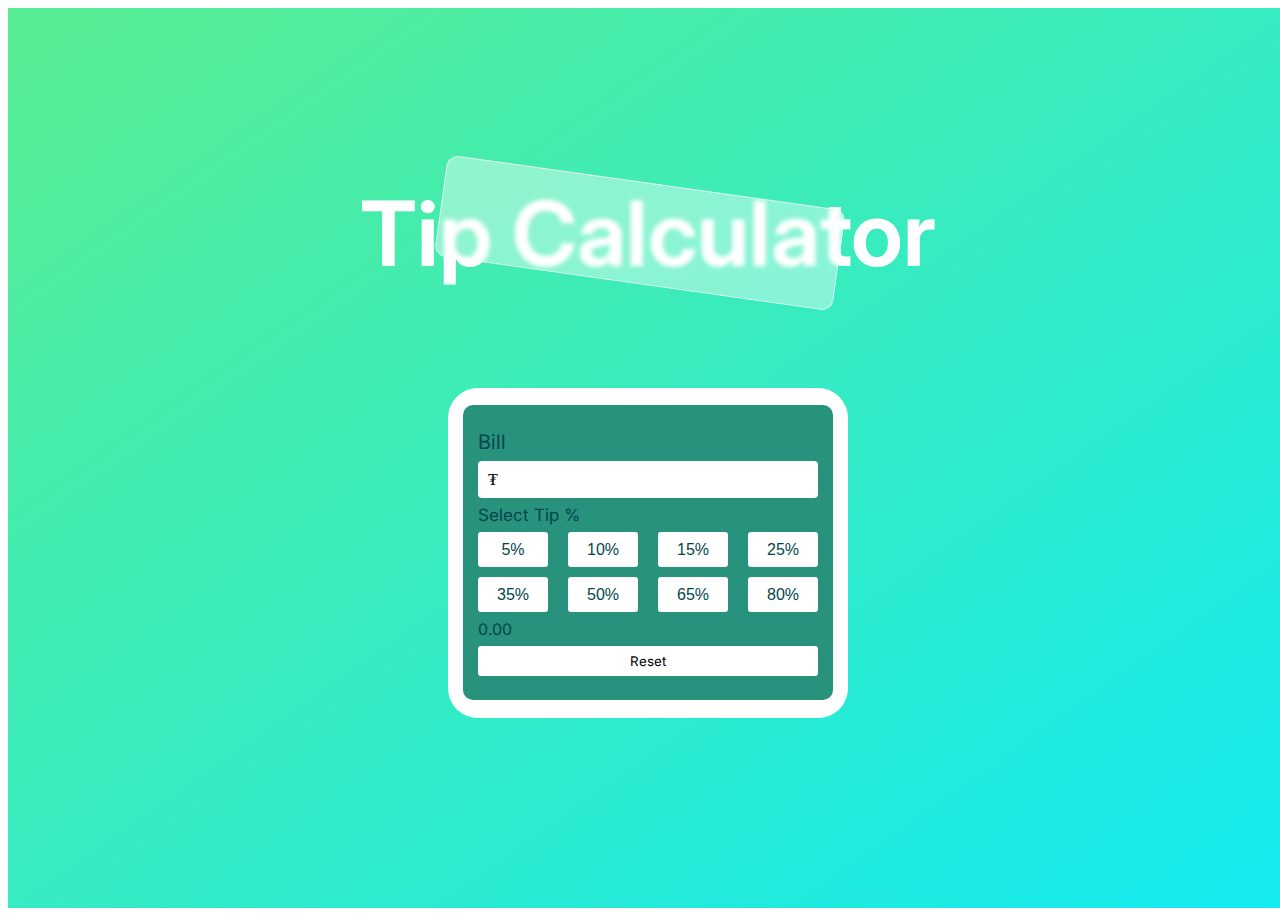
<file: index.html>
<!DOCTYPE html>
<html lang="en">
  <head>
    <meta charset="UTF-8" />
    <meta name="viewport" content="width=device-width, initial-scale=1.0" />
    <title>Document</title>
    <link rel="stylesheet" href="./style.css" />
    <link rel="preconnect" href="https://fonts.googleapis.com" />
    <link rel="preconnect" href="https://fonts.gstatic.com" crossorigin />
    <link
      href="https://fonts.googleapis.com/css2?family=Bebas+Neue&family=Hanuman:wght@100..900&family=Inter:ital,opsz,wght@0,14..32,100..900;1,14..32,100..900&family=Montserrat:ital,wght@0,100..900;1,100..900&family=Poppins:ital,wght@0,100;0,200;0,300;0,400;0,500;0,600;0,700;0,800;0,900;1,100;1,200;1,300;1,400;1,500;1,600;1,700;1,800;1,900&display=swap"
      rel="stylesheet"
    />
  </head>
  <body>
    <div id="background">
      <div id="first">
        <div id="text">Tip Calculator</div>
        <div id="tape"></div>
      </div>
      <div id="second">
        <div id="green">
          <div id="container">
            <div id="bill">Bill</div>
            <div id="combined">
              <input type="number" id="input1" />
              <div id="amount">₮</div>
            </div>
            <div id="select">Select Tip %</div>
            <div id="options">
              <div id="options1">
                <button id="one" onclick="calculateTip(5)">5%</button>
                <button id="two" onclick="calculateTip(10)">10%</button>
                <button id="three" onclick="calculateTip(15)">15%</button>
                <button id="four" onclick="calculateTip(25)">25%</button>
              </div>
              <div id="options2">
                <button id="one1" onclick="calculateTip(35)">35%</button>
                <button id="two1" onclick="calculateTip(50)">50%</button>
                <button id="three1" onclick="calculateTip(65)">65%</button>
                <button id="four1" onclick="calculateTip(80)">80%</button>
              </div>
            </div>
            <div id="result">0.00</div>
            <button id="reset" onclick="reset()">Reset</button>
          </div>
        </div>
      </div>
    </div>

    <script src="./index.js"></script>
  </body>
</html>
</file>
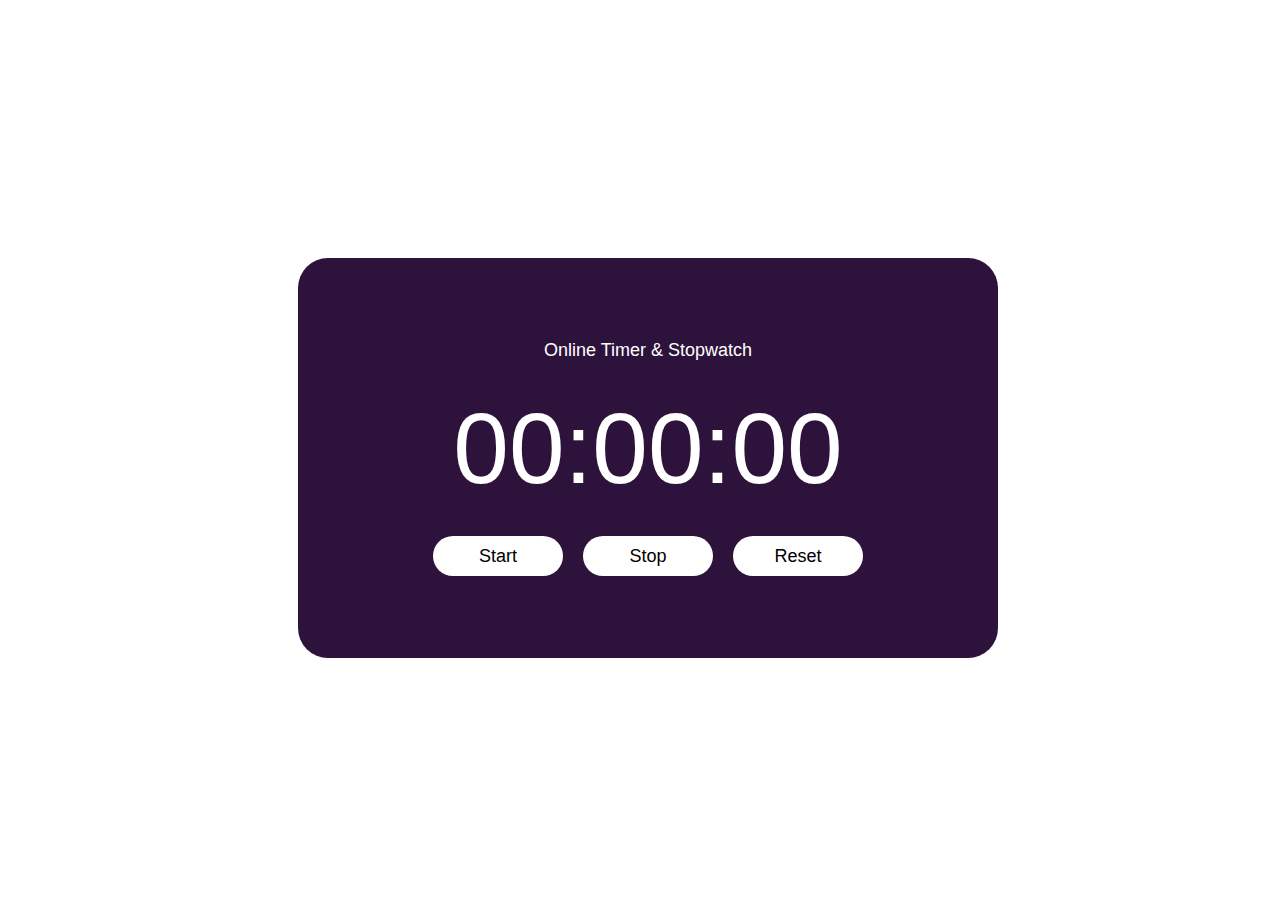
<file: index1.html>
<!DOCTYPE html>
<html lang="en">
  <head>
    <meta charset="UTF-8" />
    <meta name="viewport" content="width=device-width, initial-scale=1.0" />
    <title>Document</title>
    <link rel="stylesheet" href="./style1.css" />
  </head>
  <body>
    <div id="container">
      <div id="text" class="words">Online Timer & Stopwatch</div>
      <div id="timer" class="words">00:00:00</div>
      <div id="buttons">
        <button id="start" class="words1" onclick="start()">Start</button>
        <button id="stop" class="words1" onclick="stop()">Stop</button>
        <button id="reset" class="words1" onclick="reset()">Reset</button>
      </div>
    </div>

    <script src="./index1.js"></script>
  </body>
</html>
</file>
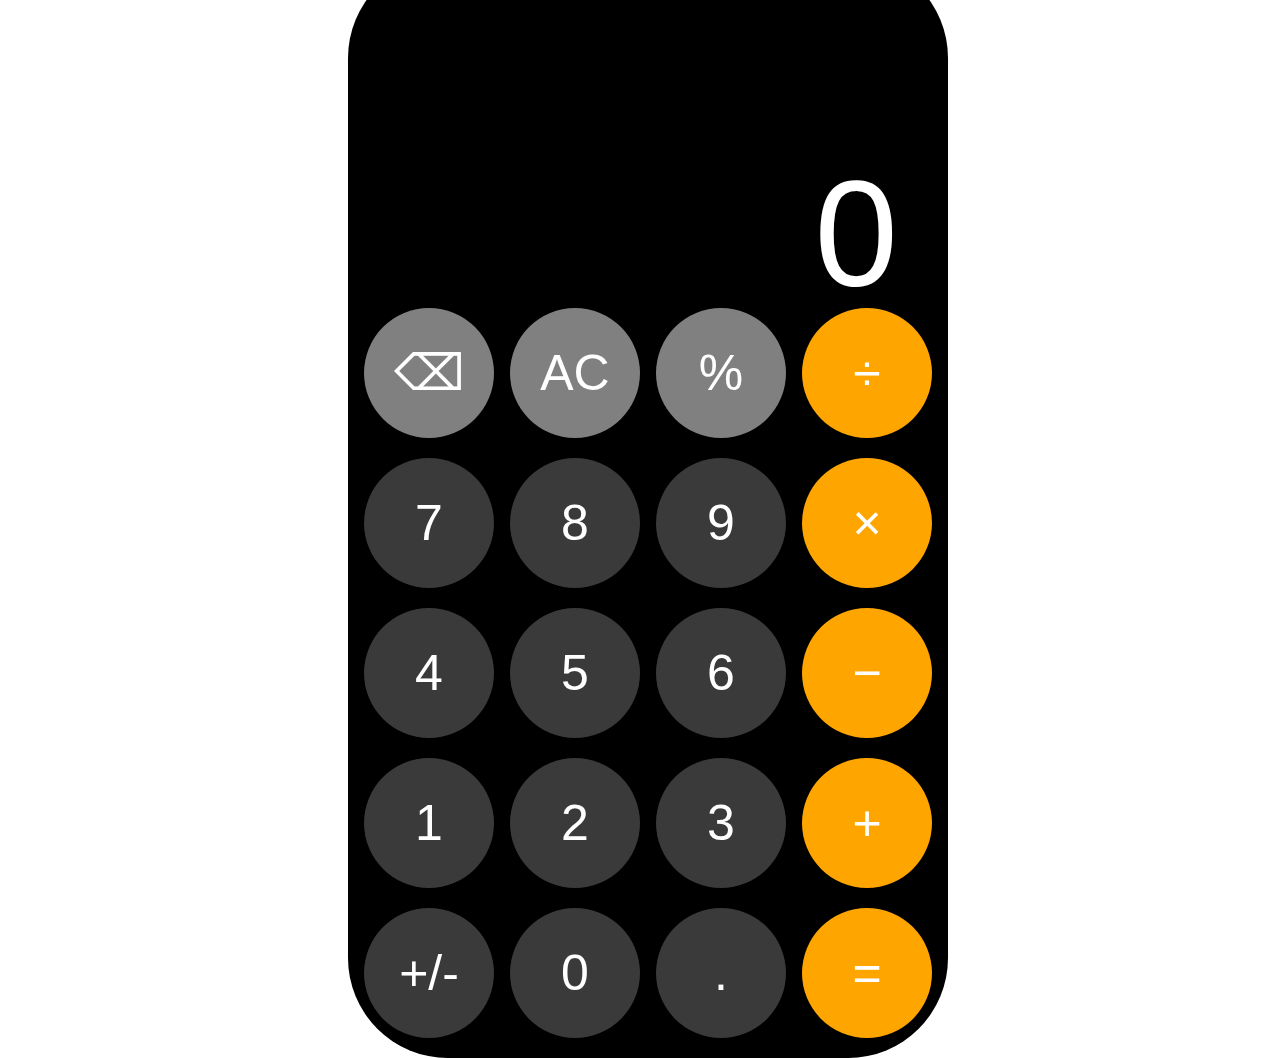
<file: index2.html>
<!DOCTYPE html>
<html lang="en">
  <head>
    <meta charset="UTF-8" />
    <meta name="viewport" content="width=device-width, initial-scale=1.0" />
    <title>Document</title>
    <link rel="stylesheet" href="./style2.css" />
  </head>

  <body>
    <div id="container">
      <div id="container1">
        <div id="numbers">
          <div id="input"></div>
          <div id="result">0</div>
        </div>
        <div id="buttons">
          <div id="first">
            <button id="first-one" class="one">
              <div id="remove" onclick="removeLast()">⌫</div>
            </button>
            <button id="first-two" class="one" onclick="clearDisplay()">
              AC
            </button>
            <button id="first-three" class="one" onclick="appendToDisplay('%')">
              %
            </button>
            <button id="first-four" class="one" onclick="appendToDisplay('÷')">
              ÷
            </button>
          </div>
          <div id="second">
            <button id="second-one" class="one" onclick="appendToDisplay('7')">
              7
            </button>
            <button id="second-two" class="one" onclick="appendToDisplay('8')">
              8
            </button>
            <button
              id="second-three"
              class="one"
              onclick="appendToDisplay('9')"
            >
              9
            </button>
            <button id="second-four" class="one" onclick="appendToDisplay('×')">
              ×
            </button>
          </div>
          <div id="third">
            <button id="third-one" class="one" onclick="appendToDisplay('4')">
              4
            </button>
            <button id="third-two" class="one" onclick="appendToDisplay('5')">
              5
            </button>
            <button id="third-three" class="one" onclick="appendToDisplay('6')">
              6
            </button>
            <button id="third-four" class="one" onclick="appendToDisplay('−')">
              −
            </button>
          </div>
          <div id="fourth">
            <button id="fourth-one" class="one" onclick="appendToDisplay('1')">
              1
            </button>
            <button id="fourth-two" class="one" onclick="appendToDisplay('2')">
              2
            </button>
            <button
              id="fourth-three"
              class="one"
              onclick="appendToDisplay('3')"
            >
              3
            </button>
            <button id="fourth-four" class="one" onclick="appendToDisplay('+')">
              +
            </button>
          </div>
          <div id="fifth">
            <button id="fifth-one" class="one" onclick="reverse('+/-')">
              +/-
            </button>
            <button id="fifth-two" class="one" onclick="appendToDisplay('0')">
              0
            </button>
            <button id="fifth-three" class="one" onclick="appendToDisplay('.')">
              .
            </button>
            <button id="fifth-four" class="one" onclick="calculate()">=</button>
          </div>
        </div>
      </div>
    </div>

    <script src="./index2.js"></script>
  </body>
</html>
</file>
<file: style.css>
#background {
  background-image: linear-gradient(
    to bottom right,
    rgb(88, 237, 145),
    rgb(19, 234, 241)
  );
  height: 100vh;
  width: 100vw;
  display: flex;
  justify-content: center;
  align-items: center;
  flex-direction: column;
  gap: 50px;
}
#first {
  display: flex;
  justify-content: center;
  align-items: center;
  margin-bottom: 50px;
}
#text {
  font-family: "Inter", sans-serif;
  color: white;
  font-size: 90px;
  font-weight: 650;
}
#tape {
  background-color: white;
  height: 100px;
  width: 100px;
  position: absolute;
  left: 50%;
  width: 400px;
  height: 100px;
  transform: translateX(-50%) rotate(8deg);
  border-radius: 12px;
  backdrop-filter: blur(2px);
  background: rgba(255, 255, 255, 0.4);
  border: 1px solid rgba(255, 255, 255, 0.7);
}
#second {
  background-color: white;
  height: 330px;
  width: 400px;
  display: flex;
  justify-content: center;
  align-items: center;
  margin-bottom: 20px;
  border-radius: 30px;
}
#green {
  background-color: rgb(41, 146, 124);
  height: 295px;
  width: 370px;
  border-radius: 10px;
}
#container {
  display: flex;
  padding: 10px;
  flex-direction: column;
  gap: 7px;
  position: relative;
  top: 10px;
  margin: 5px;
}
#bill {
  color: #01464b;
  font-family: "Inter", sans-serif;
  font-size: 20px;
}
#amount {
  position: absolute;
  left: 10px;
}
#combined {
  position: relative;
  display: flex;
  align-items: center;
}
#input1 {
  padding-left: 30px;
  width: 100%;
  border: none;
  height: 35px;
  border-radius: 4px;
  outline: none;
}
#select {
  color: #01464b;
  font-family: "Inter", sans-serif;
  font-size: 17px;
  font-weight: 400;
}
#options1 {
  display: flex;
  font-family: "Inter", sans-serif;

  position: relative;
  height: 35px;
  justify-content: center;
  justify-content: space-between;
}
#one {
  background-color: white;
  width: 70px;
  border-radius: 3px;
  display: flex;
  justify-content: center;
  align-items: center;
  color: #01464b;
  border: none;
  font-size: 16px;
}
#two {
  background-color: white;
  width: 70px;
  border-radius: 3px;
  display: flex;
  justify-content: center;
  align-items: center;
  color: #01464b;
  border: none;
  font-size: 16px;
}
#three {
  background-color: white;
  width: 70px;
  border-radius: 3px;
  display: flex;
  justify-content: center;
  align-items: center;
  color: #01464b;
  border: none;
  font-size: 16px;
}
#four {
  background-color: white;
  width: 70px;
  border-radius: 3px;
  display: flex;
  justify-content: center;
  align-items: center;
  color: #01464b;
  border: none;
  font-size: 16px;
}
#options2 {
  display: flex;
  font-family: "Inter", sans-serif;
  height: 35px;

  position: relative;
  justify-content: center;
  justify-content: space-between;
}
#one1 {
  background-color: white;
  width: 70px;
  border-radius: 3px;
  display: flex;
  justify-content: center;
  align-items: center;
  color: #01464b;
  border: none;
  font-size: 16px;
}
#two1 {
  background-color: white;
  width: 70px;
  border-radius: 3px;
  display: flex;
  justify-content: center;
  align-items: center;
  color: #01464b;
  border: none;
  font-size: 16px;
}
#three1 {
  background-color: white;
  width: 70px;
  border-radius: 3px;
  display: flex;
  justify-content: center;
  align-items: center;
  color: #01464b;
  border: none;
  font-size: 16px;
}
#four1 {
  background-color: white;
  width: 70px;
  border-radius: 3px;
  display: flex;
  justify-content: center;
  align-items: center;
  color: #01464b;
  border: none;
  font-size: 16px;
}
#result {
  font-family: "Inter", sans-serif;
  color: #01464b;
}
#reset {
  font-family: "Inter", sans-serif;
  background-color: white;
  border-radius: 3px;
  height: 30px;
  display: flex;
  justify-content: center;
  align-items: center;
  border: none;
}
#one:hover {
  background-color: rgb(130, 230, 130);
  opacity: 0.8;
  transition: 0.5s;
  cursor: pointer;
}
#two:hover {
  background-color: rgb(130, 230, 130);
  opacity: 0.8;
  transition: 0.5s;
  cursor: pointer;
}
#three:hover {
  background-color: rgb(130, 230, 130);
  opacity: 0.8;
  transition: 0.5s;
  cursor: pointer;
}
#four:hover {
  background-color: rgb(130, 230, 130);
  opacity: 0.8;
  transition: 0.5s;
  cursor: pointer;
}
#one1:hover {
  background-color: rgb(130, 230, 130);
  opacity: 0.8;
  transition: 0.5s;
  cursor: pointer;
}
#two1:hover {
  background-color: rgb(130, 230, 130);
  opacity: 0.8;
  transition: 0.5s;
  cursor: pointer;
}
#three1:hover {
  background-color: rgb(130, 230, 130);
  opacity: 0.8;
  transition: 0.5s;
  cursor: pointer;
}
#four1:hover {
  background-color: rgb(130, 230, 130);
  opacity: 0.8;
  transition: 0.5s;
  cursor: pointer;
}
#reset:hover {
  cursor: pointer;
}
#options {
  display: flex;
  flex-direction: column;
  gap: 10px;
}
</file>
<file: style1.css>
#container {
  background-color: #2d123b;
  width: 700px;
  height: 400px;
  display: flex;
  row-gap: 30px;
  color: white;
  align-items: center;
  border-radius: 30px;
  flex-direction: column;
  justify-content: center;
}
#text {
  font-size: 18px;
}
#timer {
  font-size: 100px;
}
#buttons {
  display: flex;
  gap: 20px;
}
button.active {
  background-color: white;
}

button.disabled {
  opacity: 0.3;
  color: gray;
}
button.active:hover {
  background-color: rgb(218, 105, 189);
  transition: all 0.2s ease-in;
  color: white;
}
button.disabled:hover {
  background-color: rgb(218, 105, 189);
  transition: all 0.2s ease-in;
  color: white;
  opacity: 1;
}
#start {
}
#stop {
}
#reset {
}
body {
  display: flex;
  justify-content: center;
  align-items: center;
  height: 100vh;
  width: 100vw;
}
.words {
  font-family: Arial, Helvetica, sans-serif;
}
.words1 {
  font-family: Arial, Helvetica, sans-serif;
  width: 130px;
  height: 40px;
  font-size: 18px;
  cursor: pointer;
  border-radius: 9999px;
  background-color: white;
  color: black;
  display: flex;
  justify-content: center;
  align-items: center;
  border: none;
}
.words1:hover {
  background-color: rgb(218, 105, 189);
  transition: all 0.2s ease-in;
  color: white;
}
</file>
<file: style2.css>
#container {
  height: 100vh;
  width: 100vw;
  display: flex;
  justify-content: center;
  align-items: center;
}
#container1 {
  height: 1100px;
  width: 600px;
  background-color: black;
  margin-top: 100px;
  border-radius: 100px;
}
#numbers {
  height: 30%;
  width: 600px;
  position: relative;
  top: 40px;
  display: flex;
  flex-direction: column;
  gap: 30px;
  align-items: end;
  overflow: hidden;
}
#input {
  height: 300px;
  width: 100%;
  font-size: 70px;
  color: gray;
  font-family: Arial, Helvetica, sans-serif;
  display: flex;
  flex-direction: row;
  justify-content: end;
  align-items: center;
  overflow: hidden;
  padding-right: 50px;
}
#result {
  height: 500px;
  width: 100%;
  font-size: 150px;
  color: white;
  font-family: Arial, Helvetica, sans-serif;
  position: relative;
  display: flex;
  flex-direction: row;
  justify-content: end;
  align-items: center;
  overflow: hidden;
  padding-right: 50px;
}
#buttons {
  /* background-color: gray; */
  height: 70%;
  width: 100%;
  display: flex;
  flex-direction: column;
  justify-content: space-evenly;
}
#first {
  display: flex;
  justify-content: space-evenly;
}
#first-one {
  background-color: gray;
  font-size: 50px;
}
#remove {
  color: white;
}
/* #icon {
  font-size: 50px;
  color: white;
} */
#first-two {
  background-color: gray;
  font-size: 50px;
  color: white;
  font-family: Arial, Helvetica, sans-serif;
}
#first-three {
  background-color: gray;
  font-size: 50px;
  color: white;
}
#first-four {
  background-color: orange;
  font-size: 50px;
  color: white;
}
.one {
  height: 130px;
  width: 130px;
  border-radius: 9999px;
  border: none;
  font-size: 50px;
  color: white;
  font-family: Arial, Helvetica, sans-serif;
}
#second {
  display: flex;
  justify-content: space-evenly;
}
#second-one {
  background-color: rgb(58, 58, 58);
}
#second-two {
  background-color: rgb(58, 58, 58);
}
#second-three {
  background-color: rgb(58, 58, 58);
}
#second-four {
  background-color: orange;
  font-size: 50px;
  color: white;
}
#third {
  display: flex;
  justify-content: space-evenly;
}
#third-one {
  background-color: rgb(58, 58, 58);
}
#third-two {
  background-color: rgb(58, 58, 58);
}
#third-three {
  background-color: rgb(58, 58, 58);
}
#third-four {
  background-color: orange;
  font-size: 50px;
  color: white;
}
#fourth {
  display: flex;
  justify-content: space-evenly;
}
#fourth-one {
  background-color: rgb(58, 58, 58);
}
#fourth-two {
  background-color: rgb(58, 58, 58);
}
#fourth-three {
  background-color: rgb(58, 58, 58);
}
#fourth-four {
  background-color: orange;
  font-size: 50px;
  color: white;
}
#fifth {
  display: flex;
  justify-content: space-evenly;
}
#fifth-one {
  background-color: rgb(58, 58, 58);
}
#fifth-two {
  background-color: rgb(58, 58, 58);
}
#fifth-three {
  background-color: rgb(58, 58, 58);
}
#fifth-four {
  background-color: orange;
  font-size: 50px;
  color: white;
}
</file>
